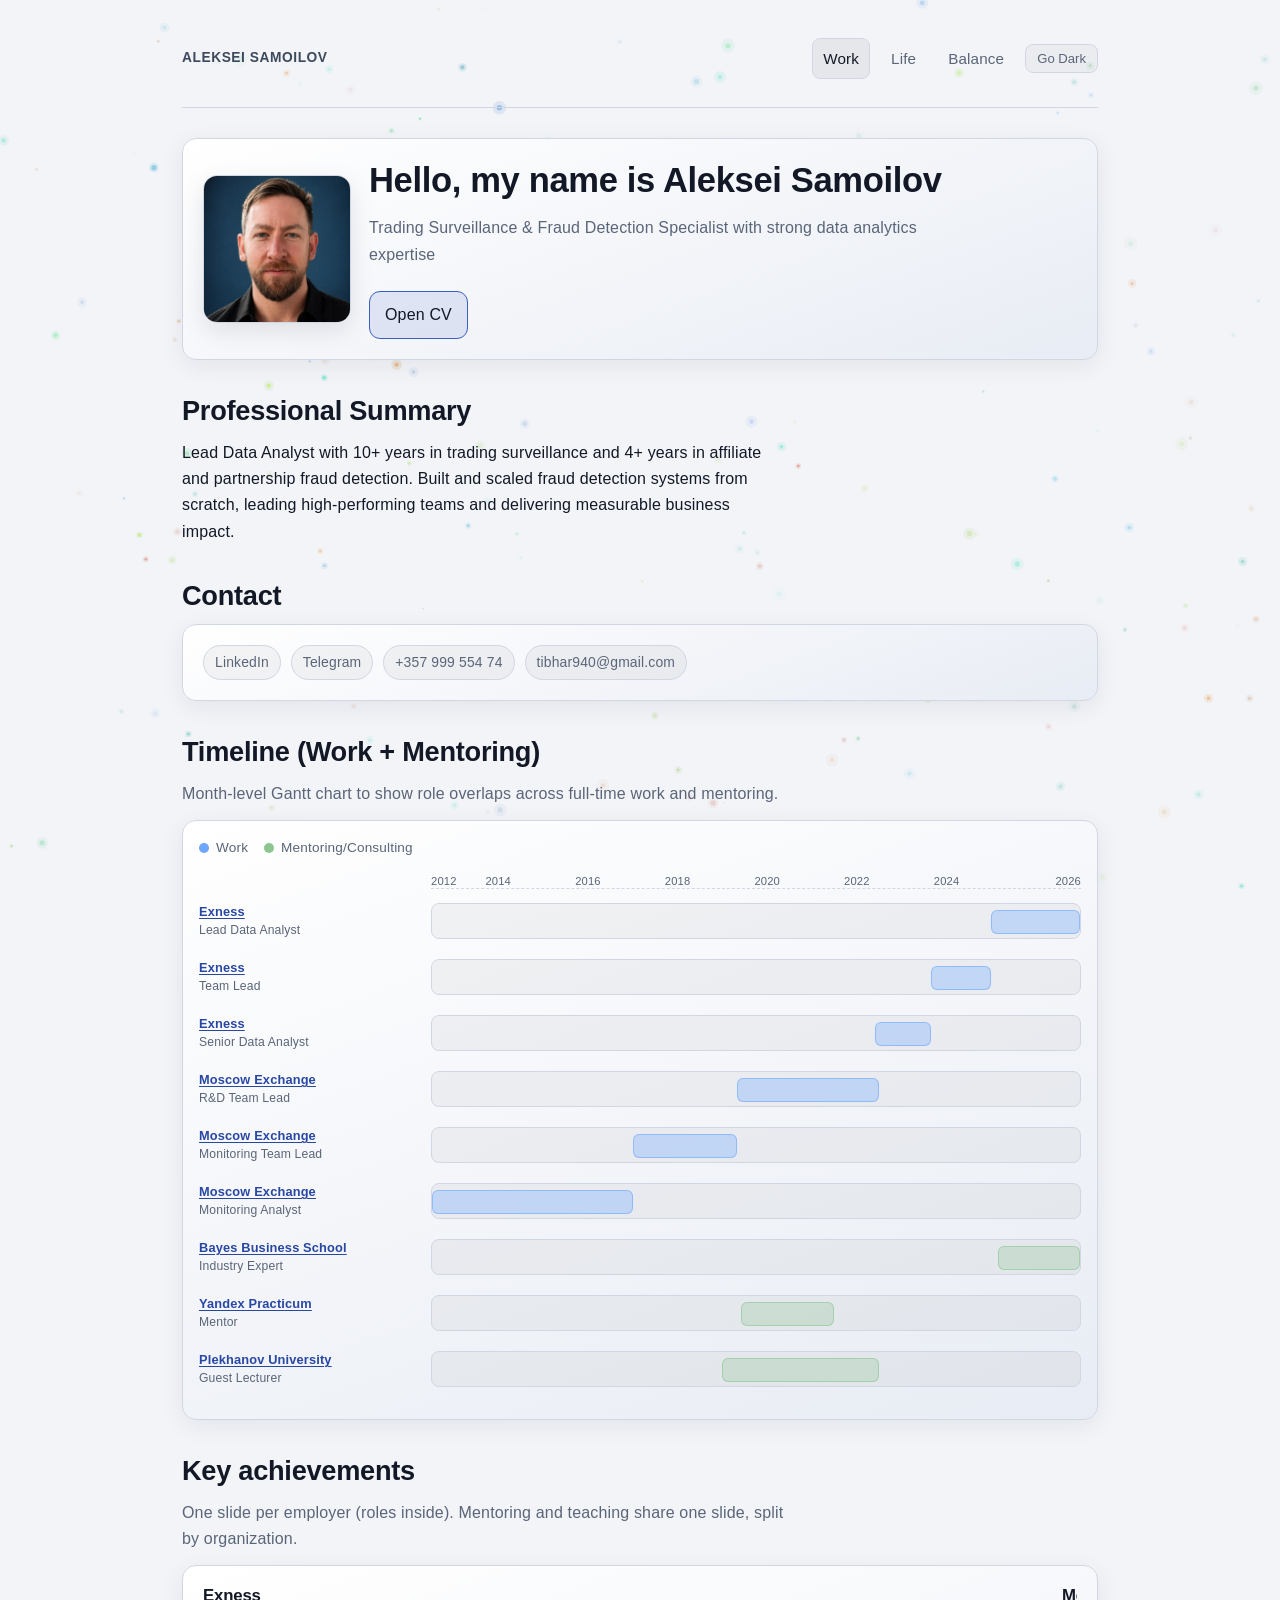
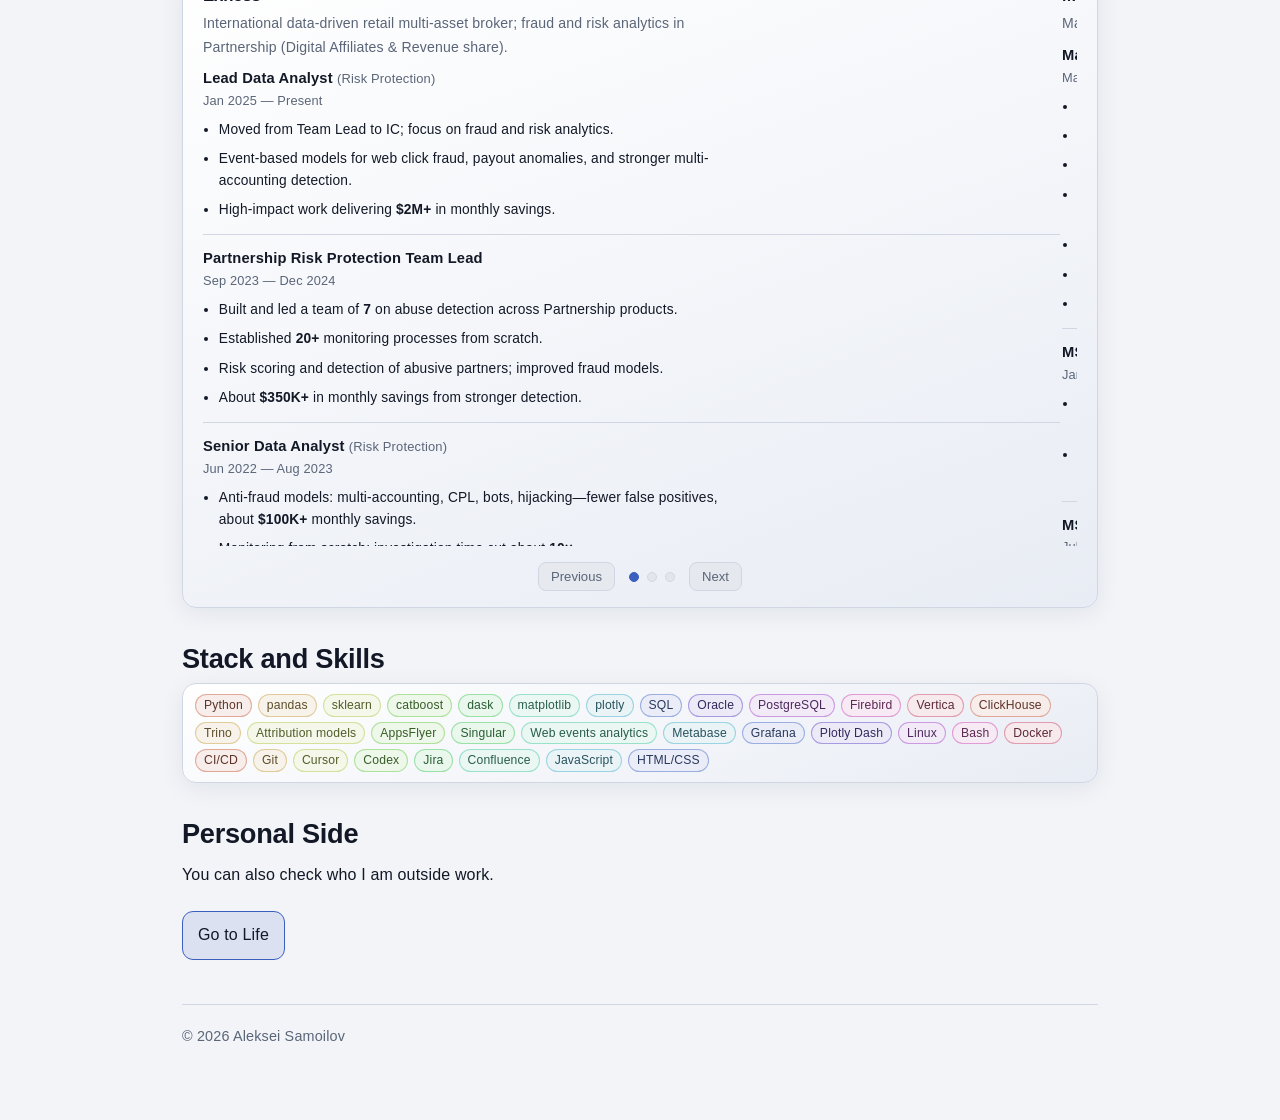
<file: index.html>
<!doctype html>
<html lang="en">
  <head>
    <meta charset="UTF-8" />
    <meta name="viewport" content="width=device-width, initial-scale=1.0" />
    <meta http-equiv="refresh" content="0; url=/work" />
    <title>Redirecting...</title>
  </head>
  <body>
    <p>Redirecting to <a href="/work">/work</a>...</p>
  </body>
</html>
</file>
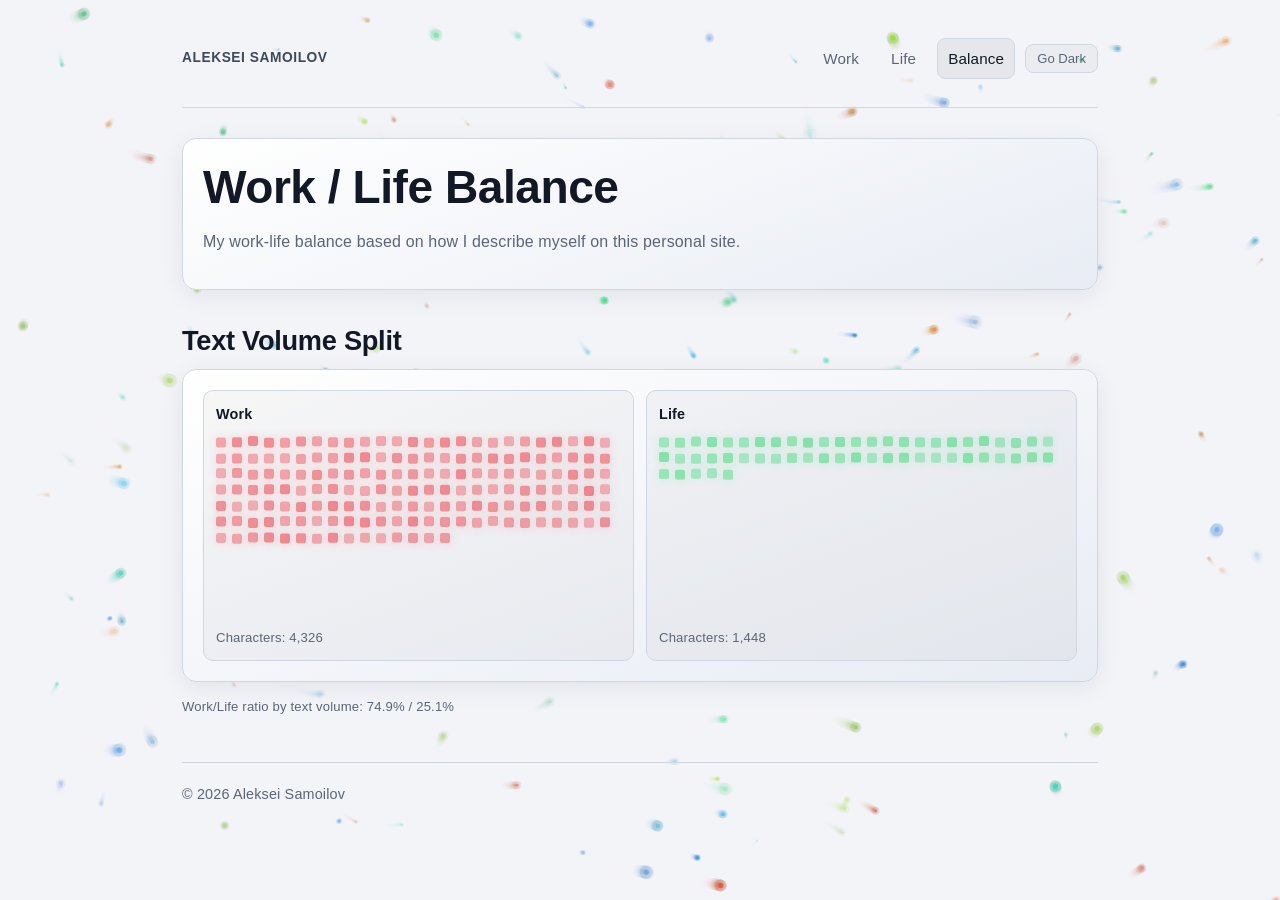
<file: balance/index.html>
<!doctype html>
<html lang="en">
  <head>
    <meta charset="UTF-8" />
    <script>
      (function () {
        try {
          if (localStorage.getItem("theme") === "dark") document.documentElement.dataset.theme = "dark";
        } catch (e) {}
      })();
    </script>
    <meta name="viewport" content="width=device-width, initial-scale=1.0" />
    <meta name="description" content="A small easter-egg page about work/life balance." />
    <meta property="og:title" content="Balance | Aleksei Samoilov" />
    <meta property="og:description" content="A tiny easter egg." />
    <meta property="og:type" content="website" />
    <title>Balance | Aleksei Samoilov</title>
    <link rel="stylesheet" href="/assets/css/main.css" />
  </head>
  <body>
    <main class="container">
      <header class="site-header">
        <div class="brand" data-owner-name>Aleksei Samoilov</div>
        <div class="site-header-end">
          <nav class="nav" aria-label="Main navigation">
            <a href="/work">Work</a>
            <a href="/life">Life</a>
            <a class="active" href="/balance">Balance</a>
          </nav>
          <button type="button" class="theme-toggle" data-theme-toggle aria-pressed="false" aria-label="Go to dark theme">
            Go Dark
          </button>
        </div>
      </header>

      <section class="hero card balance-hero" aria-labelledby="balance-title">
        <h1 id="balance-title">Work / Life Balance</h1>
        <p class="muted">My work-life balance based on how I describe myself on this personal site.</p>
      </section>

      <section aria-labelledby="balance-chart-title">
        <h2 id="balance-chart-title">Text Volume Split</h2>
        <div class="balance-chart card" data-balance-chart>
          <div class="balance-column balance-column--work">
            <div class="balance-column-title">Work</div>
            <div class="cube-field cube-field--work" data-cube-field="work"></div>
            <p class="balance-meta" data-balance-meta="work">Characters: ...</p>
          </div>
          <div class="balance-column balance-column--life">
            <div class="balance-column-title">Life</div>
            <div class="cube-field cube-field--life" data-cube-field="life"></div>
            <p class="balance-meta" data-balance-meta="life">Characters: ...</p>
          </div>
        </div>
        <p class="muted balance-ratio" data-balance-ratio>Loading ratio...</p>
        <p class="muted balance-fallback" data-balance-fallback hidden>
          Could not auto-read page text in this environment. Open via local server or GitHub Pages to see live ratio.
        </p>
      </section>

      <footer class="site-footer">
        <span>&copy; <span data-current-year></span> <span data-owner-name>Aleksei Samoilov</span></span>
      </footer>
    </main>
    <script src="/assets/js/site.config.js"></script>
    <script src="/assets/js/ambient-bg.js"></script>
    <script src="/assets/js/main.js"></script>
  </body>
</html>
</file>
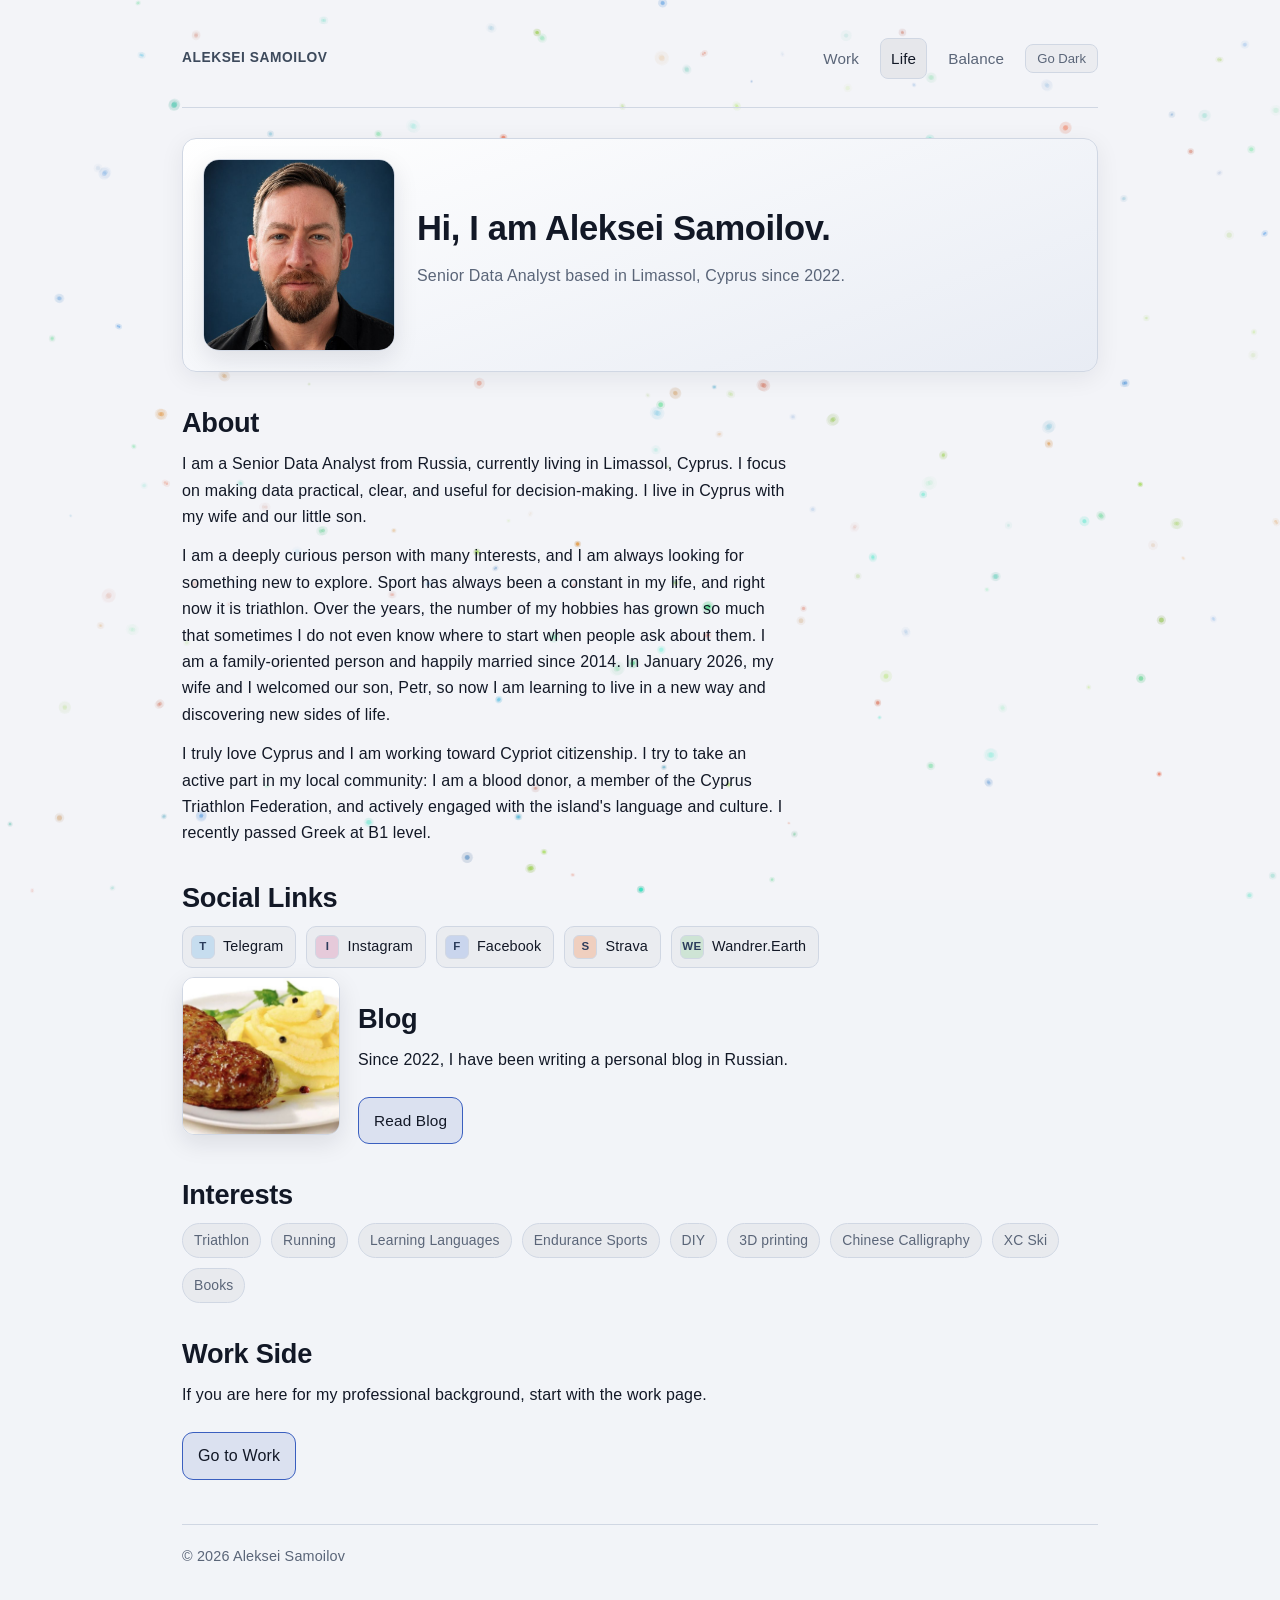
<file: life/index.html>
<!doctype html>
<html lang="en">
  <head>
    <meta charset="UTF-8" />
    <script>
      (function () {
        try {
          if (localStorage.getItem("theme") === "dark") document.documentElement.dataset.theme = "dark";
        } catch (e) {}
      })();
    </script>
    <meta name="viewport" content="width=device-width, initial-scale=1.0" />
    <meta name="description" content="Personal page: life, social links, blog, and interests." />
    <meta property="og:title" content="Life | Aleksei Samoilov" />
    <meta property="og:description" content="Personal profile, links, and interests." />
    <meta property="og:type" content="website" />
    <title>Life | Aleksei Samoilov</title>
    <link rel="stylesheet" href="/assets/css/main.css" />
  </head>
  <body>
    <main class="container">
      <header class="site-header">
        <div class="brand" data-owner-name>Aleksei Samoilov</div>
        <div class="site-header-end">
          <nav class="nav" aria-label="Main navigation">
            <a href="/work">Work</a>
            <a class="active" href="/life">Life</a>
            <a href="/balance" aria-label="Balance easter egg">Balance</a>
          </nav>
          <button type="button" class="theme-toggle" data-theme-toggle aria-pressed="false" aria-label="Go to dark theme">
            Go Dark
          </button>
        </div>
      </header>

      <section class="hero card hero-profile">
        <img
          class="avatar"
          src="/assets/images/avatar-work.png"
          alt="Portrait of Aleksei Samoilov"
          width="192"
          height="192"
        />
        <div>
          <h1 class="hero-intro-title">Hi, I am <span data-owner-name>Aleksei Samoilov</span>.</h1>
          <p class="muted">Senior Data Analyst based in Limassol, Cyprus since 2022.</p>
        </div>
      </section>

      <section aria-labelledby="about-heading">
        <h2 id="about-heading">About</h2>
        <p>
          I am a <span data-role>Senior Data Analyst</span> from Russia, currently living in Limassol, Cyprus.
          I focus on making data practical, clear, and useful for decision-making. I live in Cyprus with my wife and our little son.
        </p>
        <p>
          I am a deeply curious person with many interests, and I am always looking for something new to explore.
          Sport has always been a constant in my life, and right now it is triathlon. Over the years, the number
          of my hobbies has grown so much that sometimes I do not even know where to start when people ask about them.
          I am a family-oriented person and happily married since 2014. In January 2026, my wife and I welcomed our son,
          Petr, so now I am learning to live in a new way and discovering new sides of life.
        </p>
        <p>
          I truly love Cyprus and I am working toward Cypriot citizenship. I try to take an active part in my local
          community: I am a blood donor, a member of the Cyprus Triathlon Federation, and actively engaged with the
          island's language and culture. I recently passed Greek at B1 level.
        </p>
      </section>

      <section aria-labelledby="social-heading">
        <h2 id="social-heading">Social Links</h2>
        <ul class="social-list" data-social-links>
          <li class="social-item"><a class="social-link" href="https://t.me/tibhar940">Telegram</a></li>
        </ul>
      </section>

      <section aria-labelledby="blog-heading">
        <div class="blog-row">
          <img
            class="blog-icon"
            src="/assets/images/blog-icon.png"
            alt="Blog icon"
            width="120"
            height="120"
          />
          <div>
            <h2 id="blog-heading">Blog</h2>
            <p>Since 2022, I have been writing a personal blog in Russian.</p>
            <a class="button" data-blog-link href="https://replace-me.dev" target="_blank" rel="noopener noreferrer">Read Blog</a>
          </div>
        </div>
      </section>

      <section aria-labelledby="hobbies-heading">
        <h2 id="hobbies-heading">Interests</h2>
        <div class="chips">
          <span class="chip">Triathlon</span>
          <span class="chip">Running</span>
          <span class="chip">Learning Languages</span>
          <span class="chip">Endurance Sports</span>
          <span class="chip">DIY</span>
          <span class="chip">3D printing</span>
          <span class="chip">Chinese Calligraphy</span>
          <span class="chip">XC Ski</span>
          <span class="chip">Books</span>
        </div>
      </section>

      <section aria-labelledby="work-link-heading">
        <h2 id="work-link-heading">Work Side</h2>
        <p>If you are here for my professional background, start with the work page.</p>
        <a class="button" href="/work">Go to Work</a>
      </section>

      <footer class="site-footer">
        <span>&copy; <span data-current-year></span> <span data-owner-name>Aleksei Samoilov</span></span>
      </footer>
    </main>
    <script src="/assets/js/site.config.js"></script>
    <script src="/assets/js/ambient-bg.js"></script>
    <script src="/assets/js/main.js"></script>
  </body>
</html>
</file>
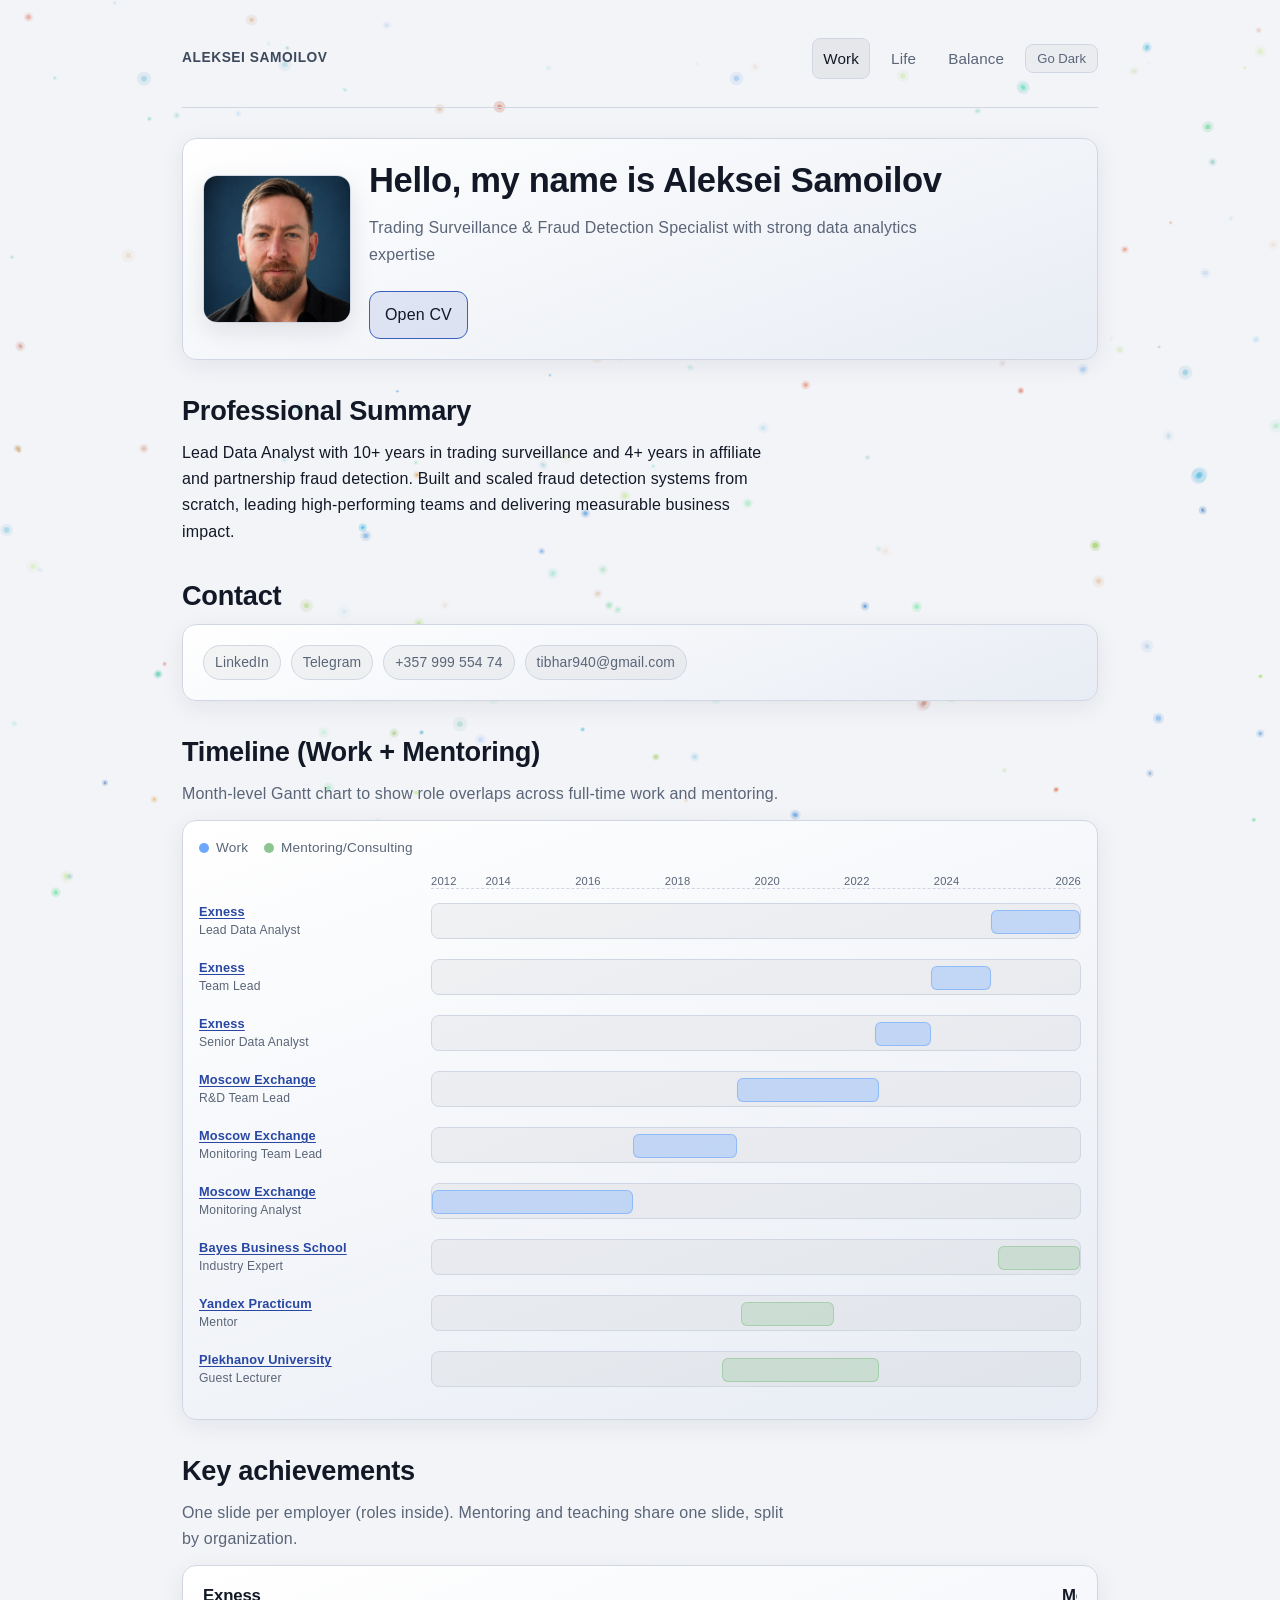
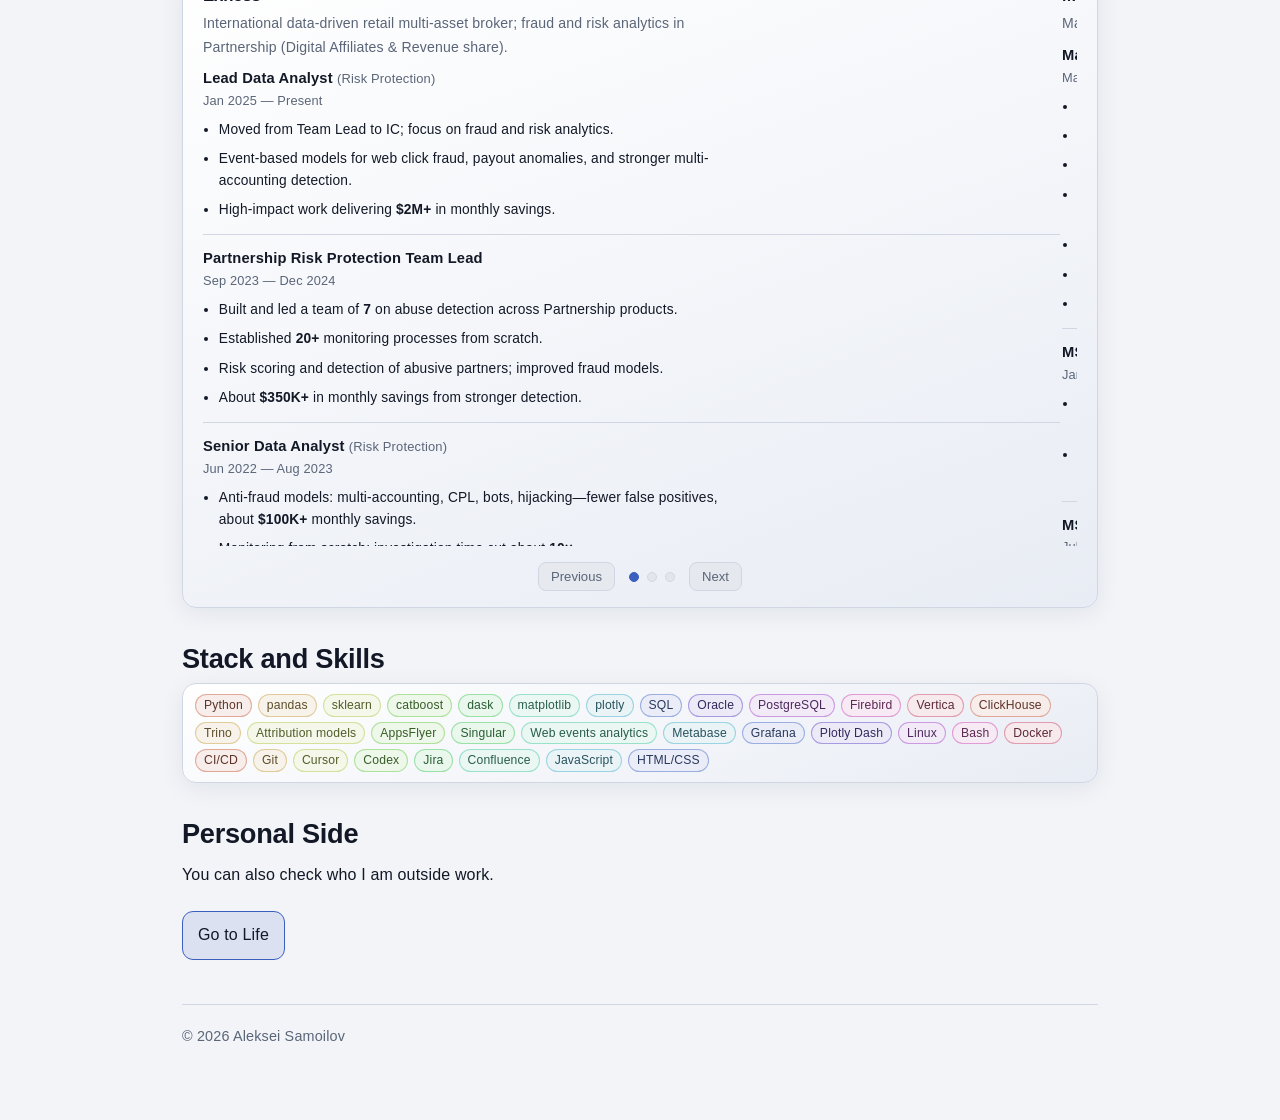
<file: work/index.html>
<!doctype html>
<html lang="en">
  <head>
    <meta charset="UTF-8" />
    <script>
      (function () {
        try {
          if (localStorage.getItem("theme") === "dark") document.documentElement.dataset.theme = "dark";
        } catch (e) {}
      })();
    </script>
    <meta name="viewport" content="width=device-width, initial-scale=1.0" />
    <meta name="description" content="Professional experience, stack, skills, and CV." />
    <meta property="og:title" content="Work | Aleksei Samoilov" />
    <meta property="og:description" content="Experience, stack, and selected achievements." />
    <meta property="og:type" content="website" />
    <title>Work | Aleksei Samoilov</title>
    <link rel="stylesheet" href="/assets/css/main.css" />
  </head>
  <body>
    <main class="container">
      <header class="site-header">
        <div class="brand" data-owner-name>Aleksei Samoilov</div>
        <div class="site-header-end">
          <nav class="nav" aria-label="Main navigation">
            <a class="active" href="/work">Work</a>
            <a href="/life">Life</a>
            <a href="/balance" aria-label="Balance easter egg">Balance</a>
          </nav>
          <button type="button" class="theme-toggle" data-theme-toggle aria-pressed="false" aria-label="Go to dark theme">
            Go Dark
          </button>
        </div>
      </header>

      <section class="hero card hero-work">
        <img
          class="work-icon"
          src="/assets/images/avatar-work.png"
          alt="Work profile image of Aleksei Samoilov"
          width="148"
          height="148"
        />
        <div>
          <h1 class="hero-intro-title">Hello, my name is Aleksei Samoilov</h1>
          <p class="muted">
            Trading Surveillance &amp; Fraud Detection Specialist with strong data analytics expertise
          </p>
          <a class="button" data-cv-link href="#" target="_blank" rel="noopener noreferrer">Open CV</a>
        </div>
      </section>

      <section aria-labelledby="summary-heading">
        <h2 id="summary-heading">Professional Summary</h2>
        <p>
          Lead Data Analyst with 10+ years in trading surveillance and 4+ years in affiliate and partnership fraud
          detection. Built and scaled fraud detection systems from scratch, leading high-performing teams and
          delivering measurable business impact.
        </p>
      </section>

      <section aria-labelledby="contact-heading">
        <h2 id="contact-heading">Contact</h2>
        <div class="card">
          <div class="chips">
            <a class="chip" href="https://www.linkedin.com/in/alexey-samoylov-264777b3/" target="_blank" rel="noopener noreferrer">LinkedIn</a>
            <a class="chip" href="https://t.me/tibhar940" target="_blank" rel="noopener noreferrer">Telegram</a>
            <span class="chip">+357 999 554 74</span>
            <a class="chip" href="mailto:tibhar940@gmail.com">tibhar940@gmail.com</a>
          </div>
        </div>
      </section>

      <section aria-labelledby="timeline-heading">
        <h2 id="timeline-heading">Timeline (Work + Mentoring)</h2>
        <p class="muted">Month-level Gantt chart to show role overlaps across full-time work and mentoring.</p>
        <div
          class="gantt card"
          data-gantt
          data-range-start="2012-07"
          data-range-end="present"
          aria-label="Gantt timeline of roles from 2012 to present"
        >
          <div class="gantt-legend">
            <span><i class="legend-dot legend-dot--work"></i>Work</span>
            <span><i class="legend-dot legend-dot--mentoring"></i>Mentoring/Consulting</span>
          </div>
          <div class="gantt-axis-row">
            <div class="gantt-axis-label" aria-hidden="true"></div>
            <div class="gantt-axis" data-gantt-axis></div>
          </div>

          <div class="gantt-row">
            <div class="gantt-label">
              <div class="gantt-label-org">
                <a href="https://www.exness.com" target="_blank" rel="noopener noreferrer">Exness</a>
              </div>
              <div class="gantt-label-role">Lead Data Analyst</div>
            </div>
            <div class="gantt-track">
              <div
                class="gantt-bar gantt-bar--work"
                data-start="2025-01"
                data-end="present"
                title="Jan 2025 - Present"
                aria-label="Jan 2025 - Present"
              ></div>
            </div>
          </div>
          <div class="gantt-row">
            <div class="gantt-label">
              <div class="gantt-label-org">
                <a href="https://www.exness.com" target="_blank" rel="noopener noreferrer">Exness</a>
              </div>
              <div class="gantt-label-role">Team Lead</div>
            </div>
            <div class="gantt-track">
              <div
                class="gantt-bar gantt-bar--work"
                data-start="2023-09"
                data-end="2024-12"
                title="Sep 2023 - Dec 2024"
                aria-label="Sep 2023 - Dec 2024"
              ></div>
            </div>
          </div>
          <div class="gantt-row">
            <div class="gantt-label">
              <div class="gantt-label-org">
                <a href="https://www.exness.com" target="_blank" rel="noopener noreferrer">Exness</a>
              </div>
              <div class="gantt-label-role">Senior Data Analyst</div>
            </div>
            <div class="gantt-track">
              <div
                class="gantt-bar gantt-bar--work"
                data-start="2022-06"
                data-end="2023-08"
                title="Jun 2022 - Aug 2023"
                aria-label="Jun 2022 - Aug 2023"
              ></div>
            </div>
          </div>
          <div class="gantt-row">
            <div class="gantt-label">
              <div class="gantt-label-org">
                <a href="https://www.moex.com" target="_blank" rel="noopener noreferrer">Moscow Exchange</a>
              </div>
              <div class="gantt-label-role">R&amp;D Team Lead</div>
            </div>
            <div class="gantt-track">
              <div
                class="gantt-bar gantt-bar--work"
                data-start="2019-05"
                data-end="2022-06"
                title="May 2019 - Jun 2022"
                aria-label="May 2019 - Jun 2022"
              ></div>
            </div>
          </div>
          <div class="gantt-row">
            <div class="gantt-label">
              <div class="gantt-label-org">
                <a href="https://www.moex.com" target="_blank" rel="noopener noreferrer">Moscow Exchange</a>
              </div>
              <div class="gantt-label-role">Monitoring Team Lead</div>
            </div>
            <div class="gantt-track">
              <div
                class="gantt-bar gantt-bar--work"
                data-start="2017-01"
                data-end="2019-04"
                title="Jan 2017 - Apr 2019"
                aria-label="Jan 2017 - Apr 2019"
              ></div>
            </div>
          </div>
          <div class="gantt-row">
            <div class="gantt-label">
              <div class="gantt-label-org">
                <a href="https://www.moex.com" target="_blank" rel="noopener noreferrer">Moscow Exchange</a>
              </div>
              <div class="gantt-label-role">Monitoring Analyst</div>
            </div>
            <div class="gantt-track">
              <div
                class="gantt-bar gantt-bar--work"
                data-start="2012-07"
                data-end="2016-12"
                title="Jul 2012 - Dec 2016"
                aria-label="Jul 2012 - Dec 2016"
              ></div>
            </div>
          </div>
          <div class="gantt-row">
            <div class="gantt-label">
              <div class="gantt-label-org">
                <a href="https://www.bayes.city.ac.uk" target="_blank" rel="noopener noreferrer">Bayes Business School</a>
              </div>
              <div class="gantt-label-role">Industry Expert</div>
            </div>
            <div class="gantt-track">
              <div
                class="gantt-bar gantt-bar--mentoring"
                data-start="2025-03"
                data-end="present"
                title="Mar 2025 - Present"
                aria-label="Mar 2025 - Present"
              ></div>
            </div>
          </div>
          <div class="gantt-row">
            <div class="gantt-label">
              <div class="gantt-label-org">
                <a href="https://practicum.yandex.com" target="_blank" rel="noopener noreferrer">Yandex Practicum</a>
              </div>
              <div class="gantt-label-role">Mentor</div>
            </div>
            <div class="gantt-track">
              <div
                class="gantt-bar gantt-bar--mentoring"
                data-start="2019-06"
                data-end="2021-06"
                title="Jun 2019 - Jun 2021"
                aria-label="Jun 2019 - Jun 2021"
              ></div>
            </div>
          </div>
          <div class="gantt-row">
            <div class="gantt-label">
              <div class="gantt-label-org">
                <a href="https://www.rea.ru" target="_blank" rel="noopener noreferrer">Plekhanov University</a>
              </div>
              <div class="gantt-label-role">Guest Lecturer</div>
            </div>
            <div class="gantt-track">
              <div
                class="gantt-bar gantt-bar--mentoring"
                data-start="2019-01"
                data-end="2022-06"
                title="Jan 2019 - Jun 2022"
                aria-label="Jan 2019 - Jun 2022"
              ></div>
            </div>
          </div>
        </div>
      </section>

      <section aria-labelledby="achievements-heading">
        <h2 id="achievements-heading">Key achievements</h2>
        <p class="muted">
          One slide per employer (roles inside). Mentoring and teaching share one slide, split by organization.
        </p>
        <div
          class="card achievements-carousel"
          data-achievements-carousel
          role="region"
          aria-roledescription="carousel"
          aria-label="Key achievements by company"
          tabindex="0"
        >
          <div class="carousel-viewport">
            <div class="carousel-track" data-carousel-track>
              <div
                class="carousel-slide"
                role="group"
                aria-roledescription="slide"
                aria-hidden="false"
                data-carousel-slide
              >
                <h3>Exness</h3>
                <p class="muted carousel-slide-tagline">
                  International data-driven retail multi-asset broker; fraud and risk analytics in Partnership (Digital
                  Affiliates &amp; Revenue share).
                </p>
                <div class="carousel-role">
                  <h4 class="carousel-role-heading">Lead Data Analyst <span class="carousel-role-scope">(Risk Protection)</span></h4>
                  <p class="muted carousel-role-dates">Jan 2025 — Present</p>
                  <ul class="carousel-slide-list">
                    <li>Moved from Team Lead to IC; focus on fraud and risk analytics.</li>
                    <li>
                      Event-based models for web click fraud, payout anomalies, and stronger multi-accounting detection.
                    </li>
                    <li>High-impact work delivering <strong>$2M+</strong> in monthly savings.</li>
                  </ul>
                </div>
                <div class="carousel-role">
                  <h4 class="carousel-role-heading">Partnership Risk Protection Team Lead</h4>
                  <p class="muted carousel-role-dates">Sep 2023 — Dec 2024</p>
                  <ul class="carousel-slide-list">
                    <li>Built and led a team of <strong>7</strong> on abuse detection across Partnership products.</li>
                    <li>Established <strong>20+</strong> monitoring processes from scratch.</li>
                    <li>Risk scoring and detection of abusive partners; improved fraud models.</li>
                    <li>About <strong>$350K+</strong> in monthly savings from stronger detection.</li>
                  </ul>
                </div>
                <div class="carousel-role">
                  <h4 class="carousel-role-heading">Senior Data Analyst <span class="carousel-role-scope">(Risk Protection)</span></h4>
                  <p class="muted carousel-role-dates">Jun 2022 — Aug 2023</p>
                  <ul class="carousel-slide-list">
                    <li>
                      Anti-fraud models: multi-accounting, CPL, bots, hijacking—fewer false positives, about
                      <strong>$100K+</strong> monthly savings.
                    </li>
                    <li>Monitoring from scratch; investigation time cut about <strong>10×</strong>.</li>
                    <li>Internal Python frameworks and reporting; about <strong>20+</strong> hours saved weekly.</li>
                  </ul>
                </div>
              </div>
              <div
                class="carousel-slide"
                role="group"
                aria-roledescription="slide"
                aria-hidden="true"
                data-carousel-slide
              >
                <h3>Moscow Exchange</h3>
                <p class="muted carousel-slide-tagline">Market surveillance: R&amp;D, monitoring leadership, and core analytics.</p>
                <div class="carousel-role">
                  <h4 class="carousel-role-heading">Market Surveillance R&amp;D Team Lead</h4>
                  <p class="muted carousel-role-dates">May 2019 — Jun 2022</p>
                  <ul class="carousel-slide-list">
                    <li>Hired <strong>3</strong> analysts; built an independent data analytics team.</li>
                    <li>Agile workflows and guidelines; R&amp;D time-to-market down about <strong>50%</strong>.</li>
                    <li>Supported <strong>20+</strong> criminal investigations with regulators and market participants.</li>
                    <li>Co-developed surveillance methodology with regulator/SRO; about <strong>$100K+</strong> broker cost reduction.</li>
                    <li>
                      MS models (trading abuse, insider trading, anomalies) at about <strong>70–95%</strong> accuracy.
                    </li>
                    <li>NLP (news, support automation) up to <strong>97%</strong> F1; <strong>1000+</strong> hours saved.</li>
                    <li>Feature engineering and ETL frameworks for scalable model development.</li>
                  </ul>
                </div>
                <div class="carousel-role">
                  <h4 class="carousel-role-heading">MS Monitoring Team Lead</h4>
                  <p class="muted carousel-role-dates">Jan 2017 — Apr 2019</p>
                  <ul class="carousel-slide-list">
                    <li>Python frameworks for financial data; monitoring and reporting time down about <strong>10×</strong>.</li>
                    <li>
                      Analytics culture: <strong>10+</strong> training programs for <strong>100+</strong> employees; community
                      (<strong>30+</strong> people, <strong>20+</strong> sessions); <strong>20+</strong> investor seminars on
                      surveillance.
                    </li>
                  </ul>
                </div>
                <div class="carousel-role">
                  <h4 class="carousel-role-heading">MS Monitoring Analyst</h4>
                  <p class="muted carousel-role-dates">Jul 2012 — Dec 2016</p>
                  <ul class="carousel-slide-list">
                    <li>End-to-end market surveillance system; manual effort down about <strong>50%</strong>.</li>
                    <li><strong>20+</strong> fraud rules before full rollout.</li>
                    <li>Automated reporting and member requests; time down about <strong>90%</strong>.</li>
                  </ul>
                </div>
              </div>
              <div
                class="carousel-slide"
                role="group"
                aria-roledescription="slide"
                aria-hidden="true"
                data-carousel-slide
              >
                <h3>Mentoring &amp; extracurricular</h3>
                <p class="muted carousel-slide-tagline">Teaching and supervision alongside full-time roles.</p>
                <div class="carousel-role">
                  <h4 class="carousel-role-heading">Bayes Business School</h4>
                  <p class="muted carousel-role-dates">Industry expert and supervisor · Mar 2025 — Present</p>
                  <ul class="carousel-slide-list">
                    <li>
                      Supervised undergraduate applied research—connecting academic theory with real-world analytics and
                      finance problems.
                    </li>
                  </ul>
                </div>
                <div class="carousel-role">
                  <h4 class="carousel-role-heading">Yandex Practicum</h4>
                  <p class="muted carousel-role-dates">Mentor, Data Analysis track · Jun 2019 — Jun 2021</p>
                  <ul class="carousel-slide-list">
                    <li>Supported the pilot course and iterated content for a more effective learning path.</li>
                    <li>
                      <strong>50</strong> seminars for <strong>400+</strong> students; strong early employment outcomes for
                      mentees.
                    </li>
                  </ul>
                </div>
                <div class="carousel-role">
                  <h4 class="carousel-role-heading">Plekhanov Russian University of Economics</h4>
                  <p class="muted carousel-role-dates">Guest lecturer · Jan 2019 — Jun 2022</p>
                  <ul class="carousel-slide-list">
                    <li>
                      <strong>20+</strong> seminars on trading surveillance on the Russian financial market over three years.
                    </li>
                    <li>Developed and delivered seminar materials.</li>
                  </ul>
                </div>
              </div>
            </div>
          </div>
          <div class="carousel-controls">
            <button type="button" class="carousel-btn" data-carousel-prev aria-label="Previous slide">Previous</button>
            <div class="carousel-dots" role="tablist" aria-label="Achievement slides">
              <button
                type="button"
                class="carousel-dot"
                role="tab"
                data-carousel-dot
                data-carousel-index="0"
                aria-label="Show Exness"
                aria-selected="true"
              >
                <span class="sr-only">Exness</span>
              </button>
              <button
                type="button"
                class="carousel-dot"
                role="tab"
                data-carousel-dot
                data-carousel-index="1"
                aria-label="Show Moscow Exchange"
                aria-selected="false"
              >
                <span class="sr-only">Moscow Exchange</span>
              </button>
              <button
                type="button"
                class="carousel-dot"
                role="tab"
                data-carousel-dot
                data-carousel-index="2"
                aria-label="Show mentoring and extracurricular activities"
                aria-selected="false"
              >
                <span class="sr-only">Mentoring and extracurricular</span>
              </button>
            </div>
            <button type="button" class="carousel-btn" data-carousel-next aria-label="Next slide">Next</button>
          </div>
          <p class="carousel-live sr-only" aria-live="polite" data-carousel-live></p>
        </div>
      </section>

      <section aria-labelledby="stack-heading">
        <h2 id="stack-heading">Stack and Skills</h2>
        <div class="card card--stack">
          <div class="chips chips--stack">
            <span class="chip">Python</span>
            <span class="chip">pandas</span>
            <span class="chip">sklearn</span>
            <span class="chip">catboost</span>
            <span class="chip">dask</span>
            <span class="chip">matplotlib</span>
            <span class="chip">plotly</span>
            <span class="chip">SQL</span>
            <span class="chip">Oracle</span>
            <span class="chip">PostgreSQL</span>
            <span class="chip">Firebird</span>
            <span class="chip">Vertica</span>
            <span class="chip">ClickHouse</span>
            <span class="chip">Trino</span>
            <span class="chip">Attribution models</span>
            <span class="chip">AppsFlyer</span>
            <span class="chip">Singular</span>
            <span class="chip">Web events analytics</span>
            <span class="chip">Metabase</span>
            <span class="chip">Grafana</span>
            <span class="chip">Plotly Dash</span>
            <span class="chip">Linux</span>
            <span class="chip">Bash</span>
            <span class="chip">Docker</span>
            <span class="chip">CI/CD</span>
            <span class="chip">Git</span>
            <span class="chip">Cursor</span>
            <span class="chip">Codex</span>
            <span class="chip">Jira</span>
            <span class="chip">Confluence</span>
            <span class="chip">JavaScript</span>
            <span class="chip">HTML/CSS</span>
          </div>
        </div>
      </section>

      <section aria-labelledby="life-link-heading">
        <h2 id="life-link-heading">Personal Side</h2>
        <p>You can also check who I am outside work.</p>
        <a class="button" href="/life">Go to Life</a>
      </section>

      <footer class="site-footer">
        <span>&copy; <span data-current-year></span> <span data-owner-name>Aleksei Samoilov</span></span>
      </footer>
    </main>
    <script src="/assets/js/site.config.js"></script>
    <script src="/assets/js/ambient-bg.js"></script>
    <script src="/assets/js/main.js"></script>
  </body>
</html>
</file>
<file: assets/css/main.css>
:root {
  --bg: #f2f4f8;
  --surface: #ffffff;
  --surface-strong: #e8ecf4;
  --text: #121826;
  --muted: #5a6578;
  --accent: #3a5fbf;
  --border: #d0d7e3;
  --ring: rgba(58, 95, 191, 0.4);
  --brand: #3d4a5c;
  --nav-active-bg: rgba(0, 0, 0, 0.05);
  --card-shadow: 0 6px 24px rgba(15, 23, 42, 0.07);
  --link-hover: #2847a3;
  --gantt-label-link: #2847a3;
  --gantt-label-link-hover: #1f387d;
  --gantt-track-bg: rgba(0, 0, 0, 0.04);
  --gantt-bar-text: #1a2332;
  --social-link-bg: rgba(0, 0, 0, 0.03);
  --social-badge-fg: #2c3d5c;
  --button-bg: rgba(58, 95, 191, 0.12);
  --button-bg-hover: rgba(58, 95, 191, 0.2);
  --button-border-hover: #5a7fd4;
  --chip-bg: rgba(0, 0, 0, 0.04);
  --image-shadow: 0 8px 24px rgba(15, 23, 42, 0.1);
  --stack-bg-l: 94%;
  --stack-bg-a: 0.95;
  --stack-border-a: 0.45;
  --stack-fg-l: 26%;
  --max-width: 960px;
  color-scheme: light;
}

html[data-theme="dark"] {
  --bg: #0a0c0f;
  --surface: #0f1318;
  --surface-strong: #131922;
  --text: #eef2f7;
  --muted: #9ca9bb;
  --accent: #8fb3ff;
  --border: #202937;
  --ring: rgba(143, 179, 255, 0.35);
  --brand: #d5deeb;
  --nav-active-bg: rgba(255, 255, 255, 0.02);
  --card-shadow: 0 10px 35px rgba(0, 0, 0, 0.18);
  --link-hover: #bfd3ff;
  --gantt-label-link: #c9dcff;
  --gantt-label-link-hover: #e5efff;
  --gantt-track-bg: rgba(255, 255, 255, 0.01);
  --gantt-bar-text: #eaf0f8;
  --social-link-bg: rgba(255, 255, 255, 0.02);
  --social-badge-fg: #dce7ff;
  --button-bg: rgba(143, 179, 255, 0.08);
  --button-bg-hover: rgba(143, 179, 255, 0.17);
  --button-border-hover: #bfd3ff;
  --chip-bg: rgba(255, 255, 255, 0.01);
  --image-shadow: 0 12px 30px rgba(0, 0, 0, 0.25);
  --stack-bg-l: 24%;
  --stack-bg-a: 0.32;
  --stack-border-a: 0.5;
  --stack-fg-l: 94%;
  color-scheme: dark;
}

*,
*::before,
*::after {
  box-sizing: border-box;
}

html,
body {
  margin: 0;
  padding: 0;
  min-height: 100%;
}

body {
  font-family: Inter, -apple-system, BlinkMacSystemFont, "Segoe UI", Roboto, sans-serif;
  background: var(--bg);
  color: var(--text);
  line-height: 1.65;
  letter-spacing: 0.01em;
  position: relative;
  overflow-x: hidden;
}

#ambient-bg {
  position: fixed;
  top: 0;
  left: 0;
  right: 0;
  bottom: 0;
  z-index: 0;
  width: 100vw;
  height: 100vh;
  height: 100dvh;
  pointer-events: none;
  display: block;
}

a {
  color: var(--accent);
  text-decoration: none;
  transition: color 140ms ease;
}

a:hover,
a:focus-visible {
  color: var(--link-hover);
}

a:focus-visible,
.button:focus-visible,
.nav a:focus-visible {
  outline: 2px solid var(--ring);
  outline-offset: 2px;
  border-radius: 8px;
}

.container {
  position: relative;
  z-index: 1;
  max-width: var(--max-width);
  margin: 0 auto;
  padding: 34px 22px 72px;
  background: transparent;
}

@media (prefers-reduced-motion: reduce) {
  #ambient-bg {
    display: none;
  }
}

.site-header {
  display: flex;
  justify-content: space-between;
  align-items: center;
  gap: 16px;
  padding: 4px 0 28px;
  border-bottom: 1px solid var(--border);
}

.brand {
  font-weight: 600;
  letter-spacing: 0.04em;
  text-transform: uppercase;
  color: var(--brand);
  font-size: 0.86rem;
}

.site-header-end {
  display: flex;
  align-items: center;
  gap: 10px;
  flex-wrap: wrap;
}

.nav {
  display: flex;
  gap: 10px;
  flex-wrap: wrap;
}

.theme-toggle {
  flex-shrink: 0;
  margin: 0;
  padding: 6px 11px;
  border-radius: 8px;
  border: 1px solid var(--border);
  background: var(--social-link-bg);
  color: var(--muted);
  font-size: 0.82rem;
  font-family: inherit;
  cursor: pointer;
  transition: color 140ms ease, border-color 140ms ease, background-color 140ms ease;
}

.theme-toggle:hover,
.theme-toggle:focus-visible {
  color: var(--text);
  border-color: var(--border);
  background: var(--nav-active-bg);
}

.theme-toggle:focus-visible {
  outline: 2px solid var(--ring);
  outline-offset: 2px;
}

.theme-toggle[aria-pressed="true"] {
  color: var(--text);
  border-color: var(--accent);
  background: var(--button-bg);
}

.nav a {
  color: var(--muted);
  padding: 7px 10px;
  border-radius: 8px;
  border: 1px solid transparent;
  font-size: 0.95rem;
}

.nav a.active {
  color: var(--text);
  border-color: var(--border);
  background: var(--nav-active-bg);
}

.nav a:hover {
  border-color: var(--border);
  color: var(--text);
}

.hero {
  margin-top: 30px;
  margin-bottom: 34px;
}

.hero-profile {
  display: flex;
  align-items: center;
  gap: 22px;
}

.avatar {
  width: 192px;
  height: 192px;
  border-radius: 16px;
  object-fit: cover;
  object-position: center;
  border: 1px solid var(--border);
  box-shadow: var(--image-shadow);
  flex-shrink: 0;
}

.hero-work {
  display: flex;
  align-items: center;
  gap: 18px;
}

.blog-row {
  display: flex;
  align-items: center;
  gap: 18px;
}

.blog-icon {
  width: 158px;
  height: 158px;
  border-radius: 12px;
  object-fit: cover;
  border: 1px solid var(--border);
  box-shadow: var(--image-shadow);
  flex-shrink: 0;
}

.blog-row .button {
  font-size: 0.96rem;
  padding: 10px 15px;
}

.work-icon {
  width: 148px;
  height: 148px;
  border-radius: 14px;
  object-fit: cover;
  object-position: center;
  border: 1px solid var(--border);
  box-shadow: var(--image-shadow);
  flex-shrink: 0;
}

.family-sticker {
  display: block;
  width: min(100%, 520px);
  height: auto;
  margin: 4px auto;
  opacity: 0.92;
}

h1,
h2,
h3 {
  line-height: 1.22;
  margin: 0 0 10px;
  letter-spacing: -0.01em;
}

h1 {
  font-size: clamp(2.1rem, 3.6vw, 3.2rem);
  margin-bottom: 14px;
}

.hero-intro-title {
  font-size: clamp(1.7rem, 2.7vw, 2.45rem);
}

.hero-work .hero-intro-title {
  white-space: nowrap;
}

h2 {
  font-size: clamp(1.22rem, 2.2vw, 1.7rem);
  margin-top: 34px;
  margin-bottom: 12px;
}

section[aria-labelledby="stack-heading"] h2 {
  margin-bottom: 8px;
}

p {
  margin: 0 0 13px;
  max-width: 68ch;
}

.muted {
  color: var(--muted);
}

.card {
  background: linear-gradient(160deg, var(--surface), var(--surface-strong));
  border: 1px solid var(--border);
  border-radius: 14px;
  padding: 20px;
  margin-bottom: 14px;
  box-shadow: var(--card-shadow);
}

.card--stack {
  padding: 10px 12px;
}

.list {
  list-style: none;
  padding: 0;
  margin: 0;
  display: grid;
  gap: 10px;
}

.social-list {
  display: flex;
  flex-wrap: wrap;
  gap: 10px;
  list-style: none;
  margin: 0;
  padding: 0;
}

.social-item {
  margin: 0;
}

.social-link {
  --social-tint: rgba(143, 179, 255, 0.12);
  --social-border: rgba(143, 179, 255, 0.35);
  --social-badge-bg: rgba(143, 179, 255, 0.2);
  display: inline-flex;
  align-items: center;
  gap: 8px;
  min-height: 40px;
  padding: 8px 12px 8px 8px;
  border: 1px solid var(--border);
  border-radius: 10px;
  background: var(--social-link-bg);
  color: var(--text);
}

.social-link:hover,
.social-link:focus-visible {
  border-color: var(--social-border);
  background: var(--social-tint);
  color: var(--text);
}

.social-badge {
  width: 24px;
  height: 24px;
  border-radius: 6px;
  display: inline-flex;
  align-items: center;
  justify-content: center;
  border: 1px solid var(--border);
  background: var(--social-badge-bg);
  color: var(--social-badge-fg);
  font-size: 0.72rem;
  font-weight: 700;
  letter-spacing: 0.03em;
}

.social-label {
  font-size: 0.9rem;
  white-space: nowrap;
}

.social-link--telegram {
  --social-tint: rgba(84, 170, 235, 0.14);
  --social-border: rgba(84, 170, 235, 0.38);
  --social-badge-bg: rgba(84, 170, 235, 0.24);
}

.social-link--instagram {
  --social-tint: rgba(219, 92, 146, 0.14);
  --social-border: rgba(219, 92, 146, 0.4);
  --social-badge-bg: rgba(219, 92, 146, 0.24);
}

.social-link--facebook {
  --social-tint: rgba(92, 132, 225, 0.14);
  --social-border: rgba(92, 132, 225, 0.38);
  --social-badge-bg: rgba(92, 132, 225, 0.23);
}

.social-link--strava {
  --social-tint: rgba(252, 118, 46, 0.14);
  --social-border: rgba(252, 118, 46, 0.4);
  --social-badge-bg: rgba(252, 118, 46, 0.26);
}

.social-link--wandrer {
  --social-tint: rgba(117, 199, 127, 0.14);
  --social-border: rgba(117, 199, 127, 0.4);
  --social-badge-bg: rgba(117, 199, 127, 0.24);
}

.chips {
  display: flex;
  flex-wrap: wrap;
  gap: 10px;
}

.chips--stack {
  gap: 5px 6px;
}

.chips--stack .chip {
  --chip-h: 210;
  padding: 2px 8px;
  font-size: 0.76rem;
  line-height: 1.35;
  border-color: hsl(var(--chip-h) 55% 50% / var(--stack-border-a));
  background: hsl(var(--chip-h) 45% var(--stack-bg-l) / var(--stack-bg-a));
  color: hsl(var(--chip-h) 40% var(--stack-fg-l));
}

.chips--stack .chip:nth-child(12n + 1) {
  --chip-h: 12;
}
.chips--stack .chip:nth-child(12n + 2) {
  --chip-h: 42;
}
.chips--stack .chip:nth-child(12n + 3) {
  --chip-h: 72;
}
.chips--stack .chip:nth-child(12n + 4) {
  --chip-h: 102;
}
.chips--stack .chip:nth-child(12n + 5) {
  --chip-h: 132;
}
.chips--stack .chip:nth-child(12n + 6) {
  --chip-h: 162;
}
.chips--stack .chip:nth-child(12n + 7) {
  --chip-h: 192;
}
.chips--stack .chip:nth-child(12n + 8) {
  --chip-h: 222;
}
.chips--stack .chip:nth-child(12n + 9) {
  --chip-h: 252;
}
.chips--stack .chip:nth-child(12n + 10) {
  --chip-h: 282;
}
.chips--stack .chip:nth-child(12n + 11) {
  --chip-h: 312;
}
.chips--stack .chip:nth-child(12n + 12) {
  --chip-h: 342;
}

.gantt {
  --gantt-label-col: 220px;
  overflow-x: hidden;
  padding: 16px;
}

.gantt-legend {
  display: flex;
  gap: 16px;
  flex-wrap: wrap;
  margin-bottom: 12px;
  color: var(--muted);
  font-size: 0.85rem;
}

.legend-dot {
  width: 10px;
  height: 10px;
  border-radius: 999px;
  display: inline-block;
  margin-right: 7px;
  vertical-align: middle;
}

.legend-dot--work {
  background: #6ea8fe;
}

.legend-dot--mentoring {
  background: #8bc58f;
}

.gantt-axis-row {
  display: grid;
  grid-template-columns: var(--gantt-label-col) 1fr;
  gap: 12px;
}

.gantt-axis-label {
  min-height: 1px;
}

.gantt-axis {
  position: relative;
  height: 18px;
  margin-bottom: 10px;
  border-bottom: 1px dashed var(--border);
}

.gantt-year {
  position: absolute;
  transform: translateX(-50%);
  bottom: -2px;
  font-size: 0.7rem;
  color: var(--muted);
}

.gantt-year.gantt-year--start {
  transform: translateX(0);
}

.gantt-year.gantt-year--end {
  transform: translateX(-100%);
}

.gantt-row {
  display: grid;
  grid-template-columns: var(--gantt-label-col) 1fr;
  gap: 12px;
  align-items: center;
  margin-bottom: 12px;
}

.gantt-label {
  display: flex;
  flex-direction: column;
  gap: 2px;
  color: var(--text);
  font-size: 0.8rem;
  line-height: 1.3;
  min-height: 44px;
  justify-content: center;
}

.gantt-label-org {
  font-weight: 600;
}

.gantt-label-role {
  color: var(--muted);
  font-size: 0.76rem;
}

.gantt-label a {
  color: var(--gantt-label-link);
  text-decoration: underline;
  text-underline-offset: 2px;
}

.gantt-label a:hover,
.gantt-label a:focus-visible {
  color: var(--gantt-label-link-hover);
}

.gantt-track {
  position: relative;
  height: 36px;
  background: var(--gantt-track-bg);
  border: 1px solid var(--border);
  border-radius: 8px;
}

.gantt-bar {
  position: absolute;
  top: 6px;
  height: 24px;
  border-radius: 6px;
  cursor: help;
}

.gantt-bar--work {
  background: rgba(110, 168, 254, 0.32);
  border: 1px solid rgba(110, 168, 254, 0.6);
}

.gantt-bar--mentoring {
  background: rgba(139, 197, 143, 0.28);
  border: 1px solid rgba(139, 197, 143, 0.6);
}

.achievements-carousel {
  padding-bottom: 16px;
}

.achievements-carousel:focus-visible {
  outline: 2px solid var(--ring);
  outline-offset: 3px;
}

.carousel-viewport {
  overflow-x: hidden;
  overflow-y: auto;
  max-height: min(560px, 78vh);
  min-height: 220px;
  scrollbar-gutter: stable;
}

.carousel-track {
  display: flex;
  transition: transform 280ms ease;
  will-change: transform;
}

.carousel-slide {
  flex: 0 0 100%;
  min-width: 100%;
  padding-right: 2px;
  box-sizing: border-box;
}

.carousel-slide h3 {
  margin-bottom: 6px;
  font-size: 1.05rem;
}

.carousel-slide-tagline {
  margin-bottom: 10px;
  font-size: 0.88rem;
  max-width: 70ch;
}

.carousel-slide-list {
  margin: 0;
  padding-left: 1.15em;
  max-width: 70ch;
  font-size: 0.9rem;
  line-height: 1.55;
  color: var(--text);
}

.carousel-slide-list li {
  margin-bottom: 8px;
}

.carousel-slide-list li:last-child {
  margin-bottom: 0;
}

.carousel-role + .carousel-role {
  margin-top: 14px;
  padding-top: 14px;
  border-top: 1px solid var(--border);
}

.carousel-role-heading {
  font-size: 0.92rem;
  font-weight: 600;
  margin: 0 0 2px;
  color: var(--text);
  line-height: 1.28;
}

.carousel-role-scope {
  font-weight: 500;
  color: var(--muted);
  font-size: 0.88em;
}

.carousel-role-dates {
  margin: 0 0 8px;
  font-size: 0.8rem;
}

.carousel-role .carousel-slide-list {
  font-size: 0.86rem;
}

.carousel-controls {
  display: flex;
  align-items: center;
  justify-content: center;
  gap: 14px;
  margin-top: 16px;
  flex-wrap: wrap;
}

.carousel-btn {
  margin: 0;
  padding: 6px 12px;
  border-radius: 8px;
  border: 1px solid var(--border);
  background: var(--social-link-bg);
  color: var(--muted);
  font-size: 0.82rem;
  font-family: inherit;
  cursor: pointer;
  transition: color 140ms ease, border-color 140ms ease, background-color 140ms ease;
}

.carousel-btn:hover,
.carousel-btn:focus-visible {
  color: var(--text);
  border-color: var(--accent);
  background: var(--button-bg);
}

.carousel-btn:focus-visible {
  outline: 2px solid var(--ring);
  outline-offset: 2px;
}

.carousel-dots {
  display: flex;
  align-items: center;
  gap: 8px;
}

.carousel-dot {
  width: 10px;
  height: 10px;
  margin: 0;
  padding: 0;
  border: 1px solid var(--border);
  border-radius: 999px;
  background: var(--chip-bg);
  cursor: pointer;
  transition: background-color 140ms ease, border-color 140ms ease, transform 140ms ease;
}

.carousel-dot:hover,
.carousel-dot:focus-visible {
  border-color: var(--accent);
  transform: scale(1.08);
}

.carousel-dot:focus-visible {
  outline: 2px solid var(--ring);
  outline-offset: 2px;
}

.carousel-dot[aria-selected="true"] {
  background: var(--accent);
  border-color: var(--accent);
}

.carousel-live {
  margin: 0;
}

.balance-hero p {
  max-width: 72ch;
}

.balance-chart {
  display: grid;
  grid-template-columns: 1fr 1fr;
  gap: 12px;
}

.balance-column {
  border: 1px solid var(--border);
  border-radius: 10px;
  padding: 12px;
  background: var(--social-link-bg);
}

.balance-column-title {
  font-size: 0.9rem;
  font-weight: 600;
  margin-bottom: 10px;
}

.cube-field {
  min-height: 180px;
  display: flex;
  flex-wrap: wrap;
  align-content: flex-start;
  gap: 6px;
}

.cube {
  width: 10px;
  height: 10px;
  border-radius: 2px;
  display: inline-block;
}

.cube--work {
  background: rgba(238, 87, 98, 0.72);
  box-shadow: 0 0 10px rgba(238, 87, 98, 0.3);
}

.cube--life {
  background: rgba(86, 220, 139, 0.72);
  box-shadow: 0 0 10px rgba(86, 220, 139, 0.3);
}

.balance-meta,
.balance-ratio,
.balance-fallback {
  font-size: 0.82rem;
}

.balance-meta {
  margin-top: 10px;
  margin-bottom: 0;
  color: var(--muted);
}

.balance-ratio,
.balance-fallback {
  margin-top: 8px;
}

.chip {
  border: 1px solid var(--border);
  border-radius: 999px;
  padding: 5px 11px;
  color: var(--muted);
  font-size: 0.87rem;
  background: var(--chip-bg);
}

.button {
  display: inline-block;
  margin-top: 10px;
  padding: 10px 15px;
  border: 1px solid var(--accent);
  border-radius: 11px;
  color: var(--text);
  text-decoration: none;
  background: var(--button-bg);
  transition: transform 140ms ease, background-color 140ms ease, border-color 140ms ease;
}

.button:hover,
.button:focus-visible {
  background: var(--button-bg-hover);
  border-color: var(--button-border-hover);
  transform: translateY(-1px);
  text-decoration: none;
}

.site-footer {
  border-top: 1px solid var(--border);
  margin-top: 44px;
  padding-top: 20px;
  color: var(--muted);
  font-size: 0.9rem;
}

.sr-only {
  position: absolute;
  width: 1px;
  height: 1px;
  padding: 0;
  margin: -1px;
  overflow: hidden;
  clip: rect(0, 0, 0, 0);
  border: 0;
}

@media (max-width: 640px) {
  .container {
    padding: 24px 16px 48px;
  }

  .site-header {
    flex-direction: column;
    align-items: flex-start;
    gap: 12px;
    padding-bottom: 22px;
  }

  h1 {
    font-size: clamp(1.85rem, 8vw, 2.45rem);
  }

  .hero-work .hero-intro-title {
    white-space: normal;
  }

  .card {
    padding: 16px;
  }

  .card--stack {
    padding: 8px 10px;
  }

  .carousel-viewport {
    max-height: min(520px, 70vh);
    min-height: 200px;
  }

  .hero-profile {
    flex-direction: column;
    align-items: flex-start;
  }

  .hero-work {
    flex-direction: column;
    align-items: flex-start;
  }

  .blog-row {
    flex-direction: column;
    align-items: flex-start;
  }

  .blog-icon {
    width: 96px;
    height: 96px;
  }

  .avatar {
    width: 148px;
    height: 148px;
  }

  .work-icon {
    width: 128px;
    height: 128px;
  }

  .gantt {
    --gantt-label-col: 130px;
  }

  .gantt-row {
    gap: 8px;
    margin-bottom: 10px;
  }

  .gantt-axis-row {
    grid-template-columns: var(--gantt-label-col) 1fr;
    gap: 8px;
  }

  .gantt-label {
    font-size: 0.72rem;
    min-height: 40px;
  }

  .gantt-label-role {
    font-size: 0.68rem;
  }

  .gantt-track {
    height: 32px;
  }

  .gantt-bar {
    top: 5px;
    height: 22px;
  }

  .balance-chart {
    grid-template-columns: 1fr;
  }

  .cube-field {
    min-height: 120px;
  }
}
</file>
